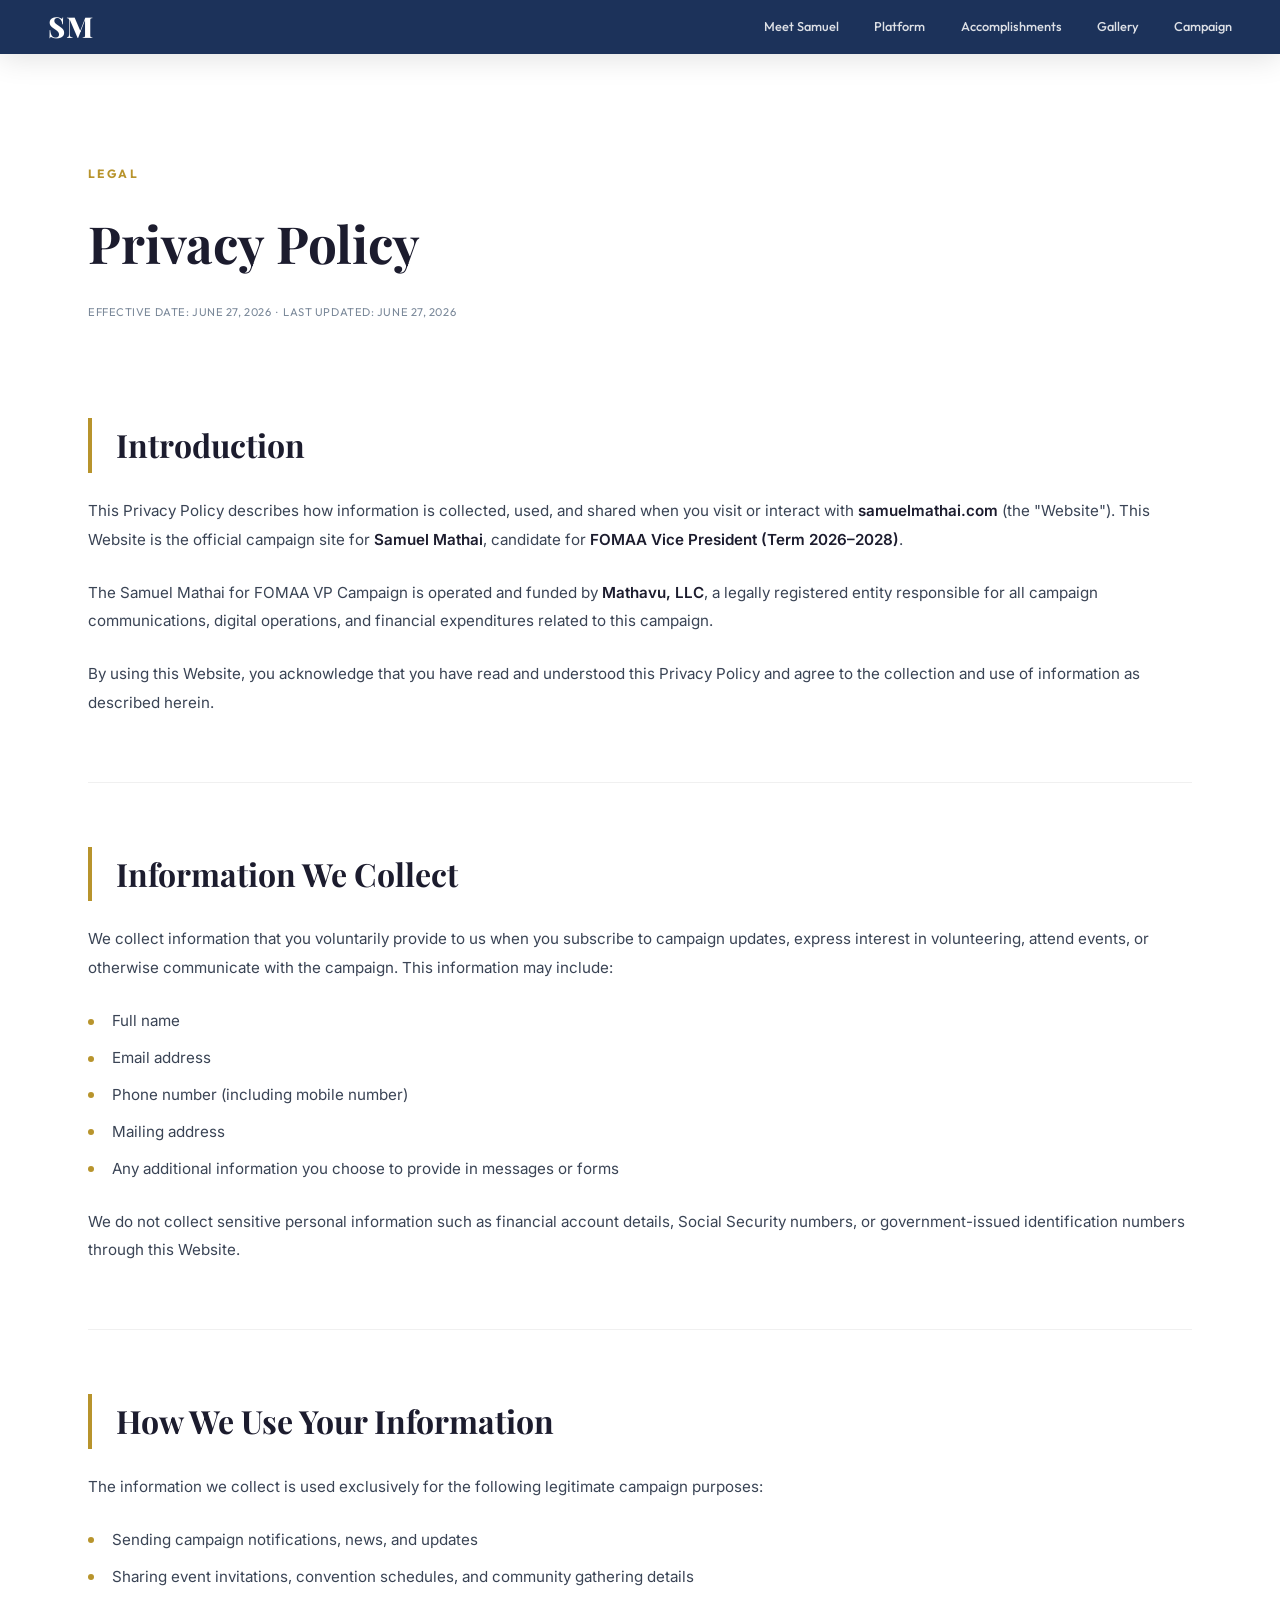
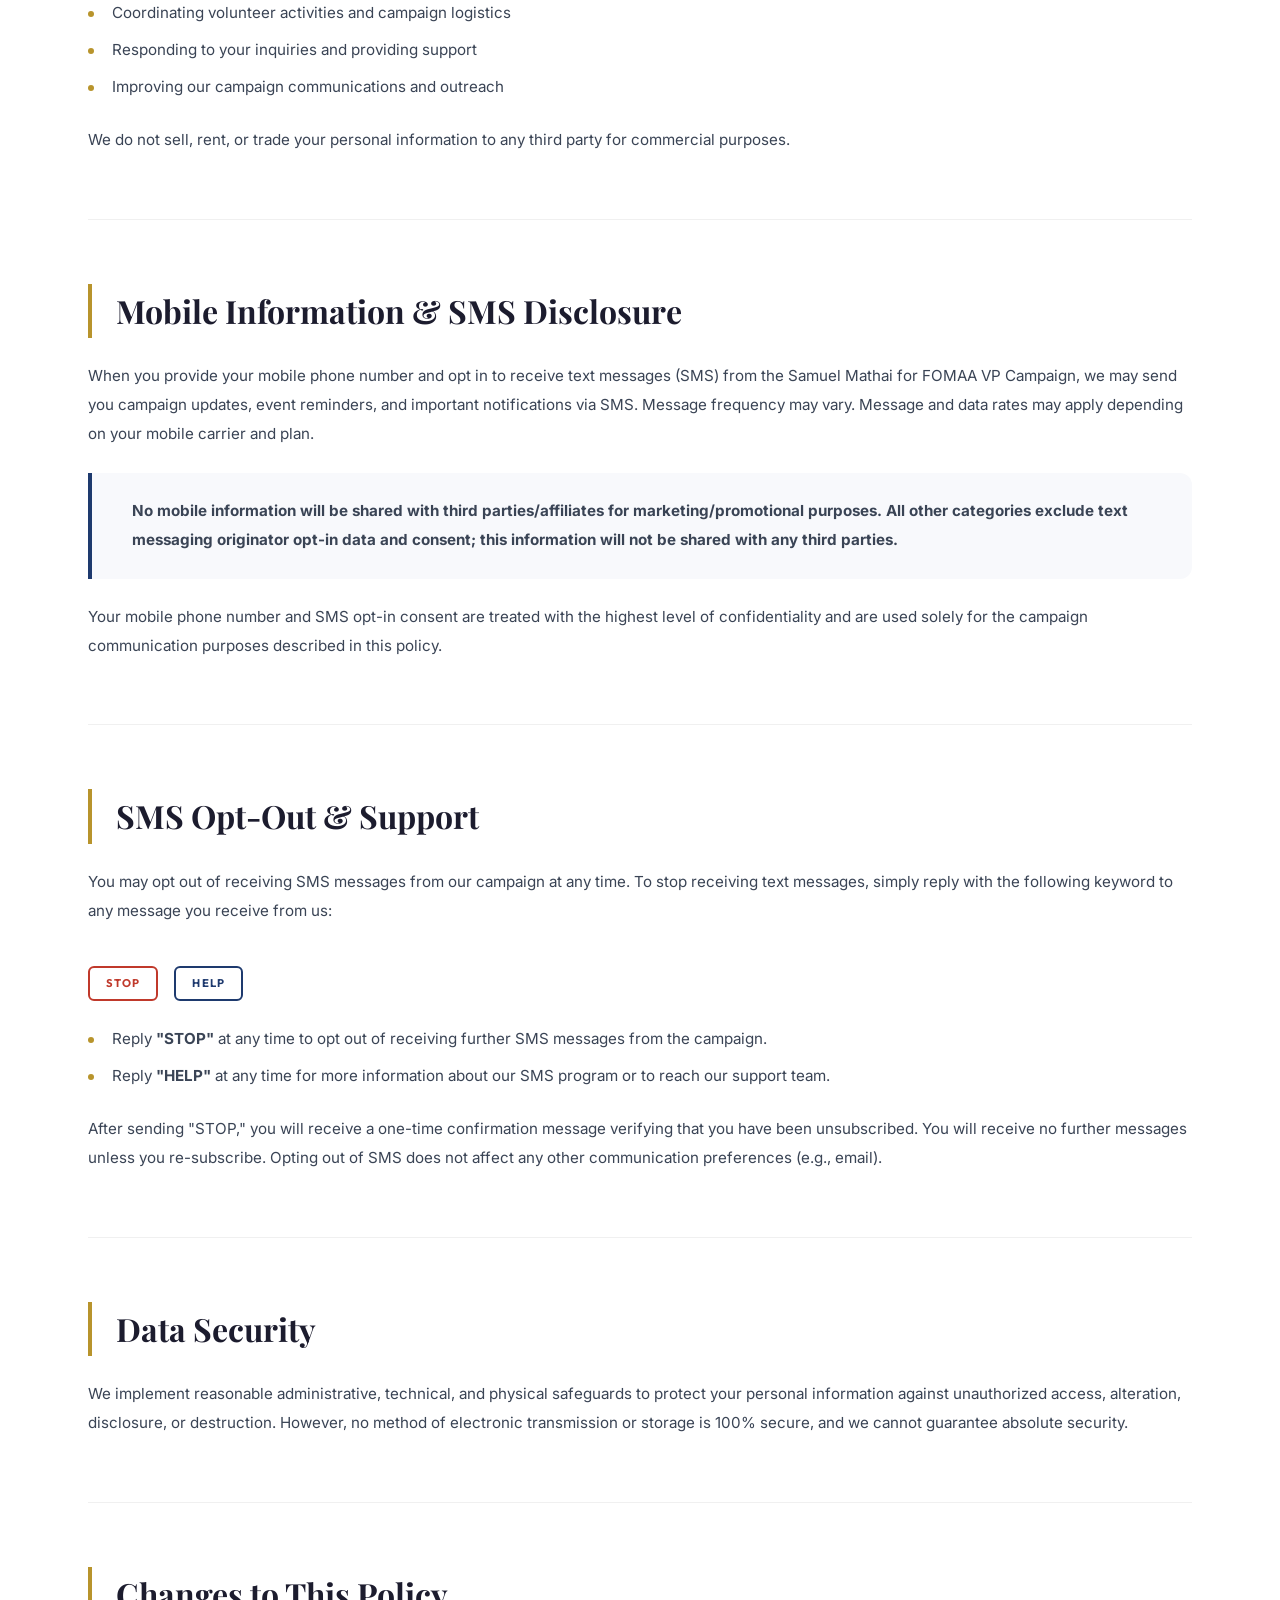
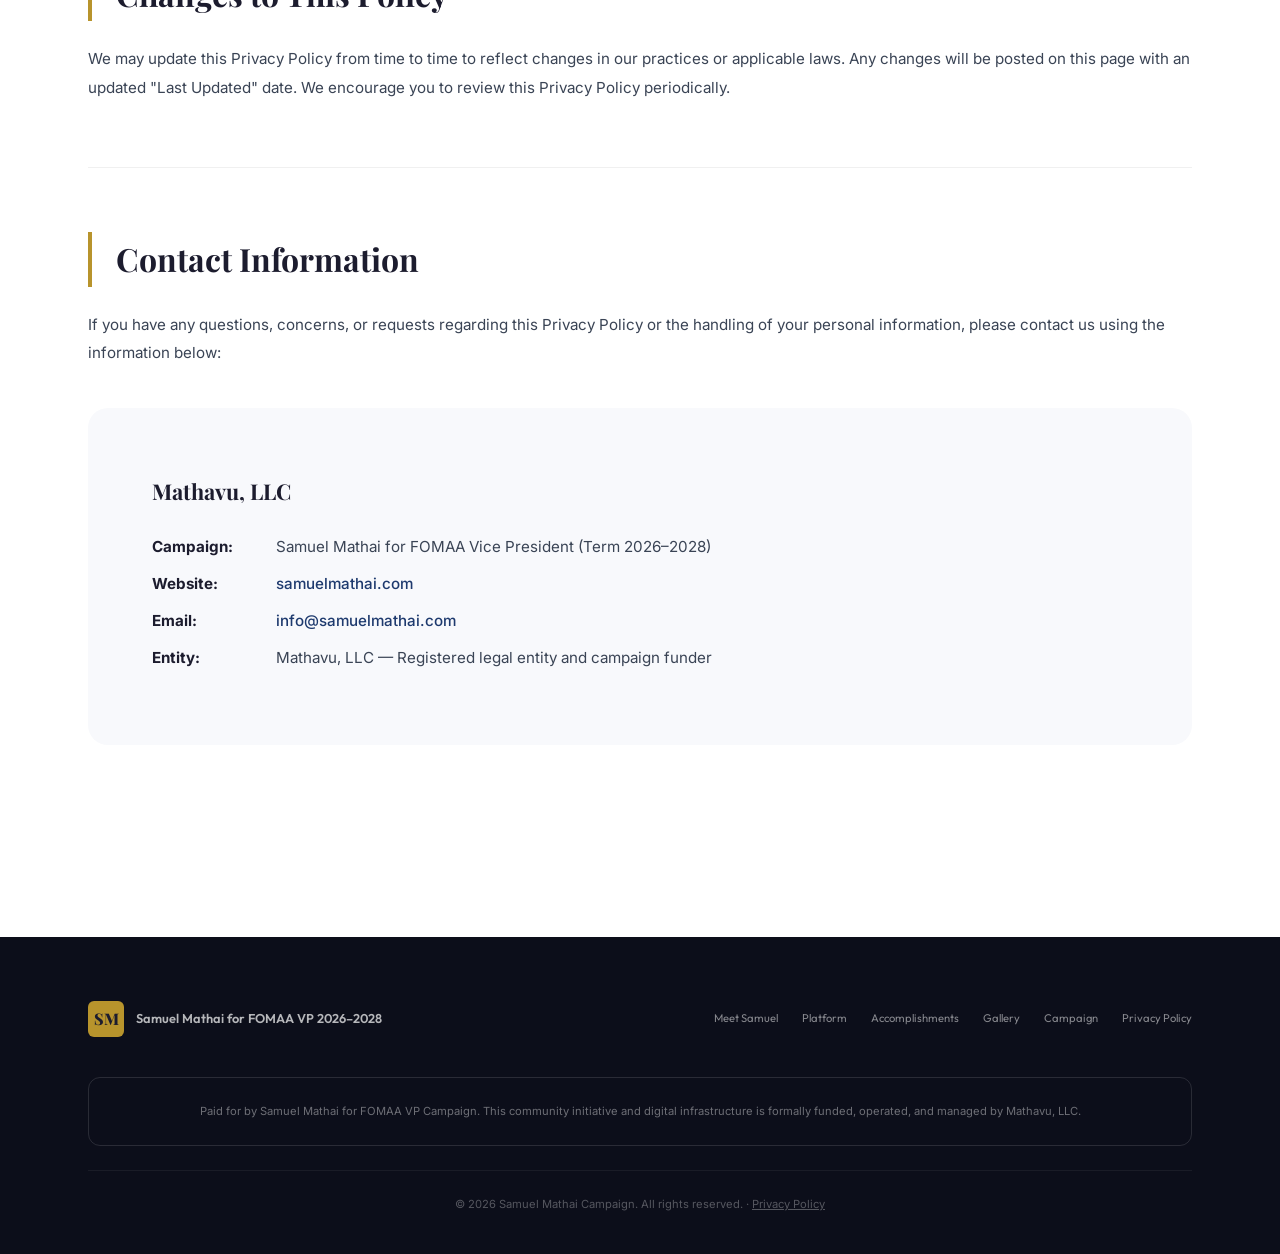
<file: privacy.html>
<!DOCTYPE html>
<html lang="en">

<head>
  <meta charset="UTF-8">
  <meta name="viewport" content="width=device-width, initial-scale=1.0">
  <title>Privacy Policy — Samuel Mathai for FOMAA Vice President 2026–2028</title>
  <meta name="description"
    content="Privacy Policy for the Samuel Mathai for FOMAA Vice President Campaign, operated and funded by Mathavu, LLC.">
  <meta property="og:title" content="Privacy Policy — Samuel Mathai Campaign">
  <meta property="og:type" content="website">
  <link rel="stylesheet" href="index.css">
  <link rel="stylesheet" href="gallery.css">
  <link rel="preconnect" href="https://fonts.googleapis.com">
  <link rel="preconnect" href="https://fonts.gstatic.com" crossorigin>
  <style>
    .policy {
      padding: 10rem 0 4rem;
      min-height: 100vh;
    }

    .policy__header {
      margin-bottom: var(--sp-2xl);
    }

    .policy__title {
      font-family: var(--ff-heading);
      font-size: var(--fs-h1);
      font-weight: 700;
      color: var(--clr-charcoal);
      margin-bottom: var(--sp-sm);
    }

    .policy__effective {
      font-family: var(--ff-accent);
      font-size: var(--fs-xs);
      color: var(--clr-mid-gray);
      letter-spacing: 0.05em;
      text-transform: uppercase;
    }

    .policy__section {
      margin-bottom: var(--sp-xl);
      padding-bottom: var(--sp-xl);
      border-bottom: 1px solid rgba(0, 0, 0, 0.06);
    }

    .policy__section:last-of-type {
      border-bottom: none;
    }

    .policy__section-title {
      font-family: var(--ff-heading);
      font-size: var(--fs-h3);
      font-weight: 700;
      color: var(--clr-charcoal);
      margin-bottom: var(--sp-md);
      padding-left: var(--sp-md);
      border-left: 4px solid var(--clr-accent);
    }

    .policy__text {
      font-size: var(--fs-body);
      color: var(--clr-dark-gray);
      line-height: 1.9;
      margin-bottom: var(--sp-md);
    }

    .policy__text:last-child {
      margin-bottom: 0;
    }

    .policy__text strong {
      color: var(--clr-charcoal);
      font-weight: 600;
    }

    .policy__list {
      list-style: none;
      padding: 0;
      margin: var(--sp-sm) 0 var(--sp-md);
    }

    .policy__list li {
      font-size: var(--fs-body);
      color: var(--clr-dark-gray);
      line-height: 1.9;
      padding-left: 1.5rem;
      position: relative;
      margin-bottom: var(--sp-xs);
    }

    .policy__list li::before {
      content: '';
      position: absolute;
      left: 0;
      top: 0.75em;
      width: 6px;
      height: 6px;
      border-radius: 50%;
      background: var(--clr-accent);
    }

    .policy__highlight {
      background: var(--clr-off-white);
      border-left: 4px solid var(--clr-primary);
      padding: var(--sp-md) var(--sp-lg);
      border-radius: 0 var(--radius-md) var(--radius-md) 0;
      margin: var(--sp-md) 0;
    }

    .policy__highlight p {
      font-size: var(--fs-body);
      color: var(--clr-dark-gray);
      line-height: 1.9;
      margin: 0;
    }

    .policy__contact-block {
      background: var(--clr-off-white);
      border-radius: var(--radius-lg);
      padding: var(--sp-xl);
      margin-top: var(--sp-lg);
    }

    .policy__contact-block h3 {
      font-family: var(--ff-heading);
      font-size: var(--fs-h4);
      font-weight: 700;
      color: var(--clr-charcoal);
      margin-bottom: var(--sp-md);
    }

    .policy__contact-item {
      font-size: var(--fs-body);
      color: var(--clr-dark-gray);
      line-height: 1.9;
      margin-bottom: var(--sp-xs);
    }

    .policy__contact-item strong {
      color: var(--clr-charcoal);
      min-width: 120px;
      display: inline-block;
    }

    .policy__contact-item a {
      color: var(--clr-primary);
      text-decoration: none;
      font-weight: 500;
    }

    .policy__contact-item a:hover {
      text-decoration: underline;
    }

    .policy__sms-codes {
      display: inline-flex;
      gap: var(--sp-sm);
      margin-top: var(--sp-sm);
    }

    .policy__sms-code {
      display: inline-block;
      font-family: var(--ff-accent);
      font-size: var(--fs-xs);
      font-weight: 700;
      letter-spacing: 0.1em;
      padding: 0.4rem 1rem;
      border-radius: var(--radius-sm);
      border: 2px solid var(--clr-primary);
      color: var(--clr-primary);
    }

    .policy__sms-code--stop {
      border-color: #c0392b;
      color: #c0392b;
    }

    @media (max-width: 768px) {
      .policy {
        padding: 8rem 0 3rem;
      }

      .policy__title {
        font-size: var(--fs-h2);
      }

      .policy__contact-block {
        padding: var(--sp-lg);
      }
    }
  </style>
</head>

<body>

  <!-- NAVIGATION BAR -->
  <nav class="navbar scrolled" id="navbar" role="navigation" aria-label="Primary Navigation">
    <div class="navbar__inner">
      <a href="/" class="navbar__logo" id="nav-logo">
        <span class="navbar__logo-monogram">SM</span>
      </a>
      <div class="navbar__links" id="nav-links">
        <a href="/#meet" class="navbar__link">Meet Samuel</a>
        <a href="/#platform" class="navbar__link">Platform</a>
        <a href="/#accomplishments" class="navbar__link">Accomplishments</a>
        <a href="/gallery" class="navbar__link">Gallery</a>
        <a href="/campaign" class="navbar__link">Campaign</a>
      </div>
      <button class="navbar__toggle" id="nav-toggle" aria-label="Toggle navigation menu" aria-expanded="false">
        <span></span>
        <span></span>
        <span></span>
      </button>
    </div>
  </nav>

  <!-- PRIVACY POLICY -->
  <main class="policy">
    <div class="container">

      <div class="policy__header">
        <p class="section-label" style="color: var(--clr-accent);">Legal</p>
        <h1 class="policy__title">Privacy Policy</h1>
        <p class="policy__effective">Effective Date: June 27, 2026 &nbsp;·&nbsp; Last Updated: June 27, 2026</p>
      </div>

      <!-- 1. INTRODUCTION -->
      <div class="policy__section">
        <h2 class="policy__section-title">Introduction</h2>
        <p class="policy__text">
          This Privacy Policy describes how information is collected, used, and shared when you visit or interact with 
          <strong>samuelmathai.com</strong> (the "Website"). This Website is the official campaign site for 
          <strong>Samuel Mathai</strong>, candidate for <strong>FOMAA Vice President (Term 2026–2028)</strong>.
        </p>
        <p class="policy__text">
          The Samuel Mathai for FOMAA VP Campaign is operated and funded by <strong>Mathavu, LLC</strong>, 
          a legally registered entity responsible for all campaign communications, digital operations, and 
          financial expenditures related to this campaign.
        </p>
        <p class="policy__text">
          By using this Website, you acknowledge that you have read and understood this Privacy Policy and agree 
          to the collection and use of information as described herein.
        </p>
      </div>

      <!-- 2. INFORMATION COLLECTED -->
      <div class="policy__section">
        <h2 class="policy__section-title">Information We Collect</h2>
        <p class="policy__text">
          We collect information that you voluntarily provide to us when you subscribe to campaign updates, 
          express interest in volunteering, attend events, or otherwise communicate with the campaign. 
          This information may include:
        </p>
        <ul class="policy__list">
          <li>Full name</li>
          <li>Email address</li>
          <li>Phone number (including mobile number)</li>
          <li>Mailing address</li>
          <li>Any additional information you choose to provide in messages or forms</li>
        </ul>
        <p class="policy__text">
          We do not collect sensitive personal information such as financial account details, Social Security 
          numbers, or government-issued identification numbers through this Website.
        </p>
      </div>

      <!-- 3. HOW INFORMATION IS USED -->
      <div class="policy__section">
        <h2 class="policy__section-title">How We Use Your Information</h2>
        <p class="policy__text">
          The information we collect is used exclusively for the following legitimate campaign purposes:
        </p>
        <ul class="policy__list">
          <li>Sending campaign notifications, news, and updates</li>
          <li>Sharing event invitations, convention schedules, and community gathering details</li>
          <li>Coordinating volunteer activities and campaign logistics</li>
          <li>Responding to your inquiries and providing support</li>
          <li>Improving our campaign communications and outreach</li>
        </ul>
        <p class="policy__text">
          We do not sell, rent, or trade your personal information to any third party for commercial purposes.
        </p>
      </div>

      <!-- 4. MOBILE INFORMATION & SMS DISCLOSURE -->
      <div class="policy__section">
        <h2 class="policy__section-title">Mobile Information & SMS Disclosure</h2>
        <p class="policy__text">
          When you provide your mobile phone number and opt in to receive text messages (SMS) from the 
          Samuel Mathai for FOMAA VP Campaign, we may send you campaign updates, event reminders, and 
          important notifications via SMS. Message frequency may vary. Message and data rates may apply 
          depending on your mobile carrier and plan.
        </p>
        <div class="policy__highlight">
          <p>
            <strong>No mobile information will be shared with third parties/affiliates for marketing/promotional 
            purposes. All other categories exclude text messaging originator opt-in data and consent; this 
            information will not be shared with any third parties.</strong>
          </p>
        </div>
        <p class="policy__text">
          Your mobile phone number and SMS opt-in consent are treated with the highest level of confidentiality 
          and are used solely for the campaign communication purposes described in this policy.
        </p>
      </div>

      <!-- 5. SMS OPT-OUT -->
      <div class="policy__section">
        <h2 class="policy__section-title">SMS Opt-Out & Support</h2>
        <p class="policy__text">
          You may opt out of receiving SMS messages from our campaign at any time. To stop receiving text 
          messages, simply reply with the following keyword to any message you receive from us:
        </p>
        <div class="policy__sms-codes">
          <span class="policy__sms-code policy__sms-code--stop">STOP</span>
          <span class="policy__sms-code">HELP</span>
        </div>
        <ul class="policy__list" style="margin-top: var(--sp-md);">
          <li>Reply <strong>"STOP"</strong> at any time to opt out of receiving further SMS messages from the campaign.</li>
          <li>Reply <strong>"HELP"</strong> at any time for more information about our SMS program or to reach our support team.</li>
        </ul>
        <p class="policy__text">
          After sending "STOP," you will receive a one-time confirmation message verifying that you have been 
          unsubscribed. You will receive no further messages unless you re-subscribe. Opting out of SMS does 
          not affect any other communication preferences (e.g., email).
        </p>
      </div>

      <!-- 6. DATA SECURITY -->
      <div class="policy__section">
        <h2 class="policy__section-title">Data Security</h2>
        <p class="policy__text">
          We implement reasonable administrative, technical, and physical safeguards to protect your personal 
          information against unauthorized access, alteration, disclosure, or destruction. However, no method 
          of electronic transmission or storage is 100% secure, and we cannot guarantee absolute security.
        </p>
      </div>

      <!-- 7. CHANGES TO THIS POLICY -->
      <div class="policy__section">
        <h2 class="policy__section-title">Changes to This Policy</h2>
        <p class="policy__text">
          We may update this Privacy Policy from time to time to reflect changes in our practices or applicable 
          laws. Any changes will be posted on this page with an updated "Last Updated" date. We encourage you 
          to review this Privacy Policy periodically.
        </p>
      </div>

      <!-- 8. CONTACT INFORMATION -->
      <div class="policy__section">
        <h2 class="policy__section-title">Contact Information</h2>
        <p class="policy__text">
          If you have any questions, concerns, or requests regarding this Privacy Policy or the handling of 
          your personal information, please contact us using the information below:
        </p>

        <div class="policy__contact-block">
          <h3>Mathavu, LLC</h3>
          <p class="policy__contact-item">
            <strong>Campaign:</strong> Samuel Mathai for FOMAA Vice President (Term 2026–2028)
          </p>
          <p class="policy__contact-item">
            <strong>Website:</strong> <a href="https://samuelmathai.com">samuelmathai.com</a>
          </p>
          <p class="policy__contact-item">
            <strong>Email:</strong> <a href="mailto:info@samuelmathai.com">info@samuelmathai.com</a>
          </p>
          <p class="policy__contact-item">
            <strong>Entity:</strong> Mathavu, LLC — Registered legal entity and campaign funder
          </p>
        </div>
      </div>

    </div>
  </main>

  <!-- FOOTER -->
  <footer class="footer" id="footer">
    <div class="container">
      <div class="footer__inner">
        <div class="footer__brand">
          <div class="footer__brand-icon">SM</div>
          <p class="footer__brand-text">Samuel Mathai for FOMAA VP 2026–2028</p>
        </div>
        <div class="footer__links">
          <a href="/#meet" class="footer__link">Meet Samuel</a>
          <a href="/#platform" class="footer__link">Platform</a>
          <a href="/#accomplishments" class="footer__link">Accomplishments</a>
          <a href="/gallery" class="footer__link">Gallery</a>
          <a href="/campaign" class="footer__link">Campaign</a>
          <a href="/privacy" class="footer__link">Privacy Policy</a>
        </div>
      </div>

      <div class="footer__disclaimer" id="disclaimer">
        <p>
          Paid for by Samuel Mathai for FOMAA VP Campaign. This community initiative and digital infrastructure 
          is formally funded, operated, and managed by Mathavu, LLC.
        </p>
      </div>

      <div class="footer__bottom">
        <p>&copy; 2026 Samuel Mathai Campaign. All rights reserved. · <a href="/privacy" style="color: inherit; text-decoration: underline;">Privacy Policy</a></p>
      </div>
    </div>
  </footer>

  <script>
    // Mobile Nav Toggle
    const toggle = document.getElementById('nav-toggle');
    const navLinks = document.getElementById('nav-links');
    toggle.addEventListener('click', () => {
      navLinks.classList.toggle('open');
      toggle.classList.toggle('active');
      toggle.setAttribute('aria-expanded', navLinks.classList.contains('open'));
    });
  </script>

</body>
</html>
</file>
<file: index.css>
/* ============================================
   SAMUEL MATHAI FOR FOMAA VP — CAMPAIGN SITE
   Design System & Styles
   ============================================ */

/* --- Google Fonts Import --- */
@import url('https://fonts.googleapis.com/css2?family=Inter:wght@300;400;500;600;700;800;900&family=Playfair+Display:ital,wght@0,400;0,500;0,600;0,700;0,800;1,400;1,500&family=Outfit:wght@300;400;500;600;700;800&display=swap');

/* --- CSS Custom Properties (Design Tokens) --- */
:root {
  /* Primary Palette — Royal Blue & Gold */
  --clr-primary: #1E3A6E;
  --clr-primary-dark: #152C55;
  --clr-primary-deeper: #122548;
  --clr-primary-light: #2C5494;
  --clr-primary-muted: #E5ECF5;
  --clr-primary-glass: rgba(30, 58, 110, 0.08);

  /* Accent & Secondary */
  --clr-accent: #B8942C;
  --clr-accent-light: #E2D09E;
  --clr-accent-dark: #8B7020;

  /* Neutrals */
  --clr-white: #FFFFFF;
  --clr-off-white: #F8F9FC;
  --clr-light-gray: #E8ECF2;
  --clr-mid-gray: #7A8899;
  --clr-dark-gray: #3A4455;
  --clr-charcoal: #1C1C2E;
  --clr-black: #0C0E1A;

  /* Gradients */
  --grad-hero: linear-gradient(180deg, #FFFFFF 0%, #F4F6FA 100%);
  --grad-banner: linear-gradient(135deg, #152C55 0%, #1E3A6E 100%);
  --grad-card: linear-gradient(180deg, rgba(30, 58, 110, 0.03) 0%, rgba(30, 58, 110, 0.08) 100%);
  --grad-accent: linear-gradient(135deg, #B8942C 0%, #E2D09E 100%);
  --grad-dark: linear-gradient(180deg, #0C0E1A 0%, #1C1C2E 100%);

  /* Typography */
  --ff-heading: 'Playfair Display', 'Georgia', serif;
  --ff-body: 'Inter', -apple-system, BlinkMacSystemFont, sans-serif;
  --ff-accent: 'Outfit', 'Inter', sans-serif;

  /* Font Sizes (Fluid) */
  --fs-hero: clamp(2.8rem, 5vw + 1rem, 5.5rem);
  --fs-h1: clamp(2.2rem, 3vw + 0.8rem, 3.8rem);
  --fs-h2: clamp(1.8rem, 2.5vw + 0.6rem, 3rem);
  --fs-h3: clamp(1.4rem, 2vw + 0.4rem, 2rem);
  --fs-h4: clamp(1.1rem, 1.2vw + 0.4rem, 1.5rem);
  --fs-body: clamp(0.95rem, 0.8vw + 0.3rem, 1.125rem);
  --fs-small: clamp(0.8rem, 0.6vw + 0.3rem, 0.95rem);
  --fs-xs: clamp(0.7rem, 0.5vw + 0.2rem, 0.85rem);
  --fs-label: 0.75rem;

  /* Spacing */
  --sp-xs: 0.5rem;
  --sp-sm: 1rem;
  --sp-md: 1.5rem;
  --sp-lg: 2.5rem;
  --sp-xl: 4rem;
  --sp-2xl: 6rem;
  --sp-3xl: 8rem;

  /* Container */
  --container-max: 1200px;
  --container-wide: 1400px;
  --container-narrow: 800px;
  --container-padding: clamp(1.25rem, 4vw, 3rem);

  /* Borders & Radii */
  --radius-sm: 6px;
  --radius-md: 12px;
  --radius-lg: 20px;
  --radius-xl: 32px;
  --radius-full: 9999px;

  /* Shadows */
  --shadow-sm: 0 2px 8px rgba(12, 14, 26, 0.06);
  --shadow-md: 0 4px 20px rgba(12, 14, 26, 0.1);
  --shadow-lg: 0 8px 40px rgba(12, 14, 26, 0.12);
  --shadow-xl: 0 16px 60px rgba(12, 14, 26, 0.15);
  --shadow-glow: 0 0 30px rgba(30, 58, 110, 0.25);

  /* Transitions */
  --ease-out: cubic-bezier(0.16, 1, 0.3, 1);
  --ease-spring: cubic-bezier(0.34, 1.56, 0.64, 1);
  --duration-fast: 200ms;
  --duration-normal: 350ms;
  --duration-slow: 600ms;
}

/* --- Reset & Base --- */
*,
*::before,
*::after {
  margin: 0;
  padding: 0;
  box-sizing: border-box;
}

html {
  scroll-behavior: smooth;
  -webkit-font-smoothing: antialiased;
  -moz-osx-font-smoothing: grayscale;
  overflow-x: hidden;
}

body {
  font-family: var(--ff-body);
  font-size: var(--fs-body);
  line-height: 1.7;
  color: var(--clr-dark-gray);
  background: var(--clr-white);
  overflow-x: hidden;
}

img {
  max-width: 100%;
  height: auto;
  display: block;
}

a {
  color: inherit;
  text-decoration: none;
  transition: color var(--duration-fast) var(--ease-out);
}

button,
input,
textarea {
  font-family: inherit;
  border: none;
  outline: none;
}

ul,
ol {
  list-style: none;
}

/* --- Utility Classes --- */
.container {
  width: 100%;
  max-width: var(--container-max);
  margin: 0 auto;
  padding: 0 var(--container-padding);
}

.container--wide {
  max-width: var(--container-wide);
}

.container--narrow {
  max-width: var(--container-narrow);
}

.section-label {
  font-family: var(--ff-accent);
  font-size: var(--fs-label);
  font-weight: 700;
  letter-spacing: 0.2em;
  text-transform: uppercase;
  color: var(--clr-accent);
  margin-bottom: var(--sp-sm);
  display: inline-block;
}

.section-title {
  font-family: var(--ff-heading);
  font-size: var(--fs-h1);
  font-weight: 700;
  line-height: 1.2;
  color: var(--clr-charcoal);
  margin-bottom: var(--sp-md);
}

.section-subtitle {
  font-size: var(--fs-body);
  color: var(--clr-mid-gray);
  max-width: 600px;
  line-height: 1.8;
}

/* --- Buttons --- */
.btn {
  display: inline-flex;
  align-items: center;
  gap: 0.6rem;
  font-family: var(--ff-accent);
  font-weight: 600;
  font-size: var(--fs-small);
  letter-spacing: 0.04em;
  padding: 0.85rem 2rem;
  border-radius: var(--radius-full);
  cursor: pointer;
  transition: all var(--duration-normal) var(--ease-out);
  position: relative;
  overflow: hidden;
  text-transform: uppercase;
}

.btn::after {
  content: '';
  position: absolute;
  inset: 0;
  background: rgba(255, 255, 255, 0.15);
  transform: translateX(-100%);
  transition: transform var(--duration-normal) var(--ease-out);
}

.btn:hover::after {
  transform: translateX(0);
}

.btn--primary {
  background: var(--clr-primary);
  color: var(--clr-white);
  box-shadow: 0 4px 15px rgba(30, 58, 110, 0.35);
}

.btn--primary:hover {
  background: var(--clr-primary-dark);
  transform: translateY(-2px);
  box-shadow: 0 6px 25px rgba(30, 58, 110, 0.45);
}

.btn--accent {
  background: var(--grad-accent);
  color: var(--clr-charcoal);
  box-shadow: 0 4px 15px rgba(184, 148, 44, 0.3);
}

.btn--accent:hover {
  transform: translateY(-2px);
  box-shadow: 0 6px 25px rgba(184, 148, 44, 0.45);
}

.btn--outline {
  background: transparent;
  color: var(--clr-white);
  border: 2px solid rgba(255, 255, 255, 0.4);
}

.btn--outline:hover {
  border-color: var(--clr-white);
  background: rgba(255, 255, 255, 0.1);
  transform: translateY(-2px);
}

.btn--outline-dark {
  background: transparent;
  color: var(--clr-primary);
  border: 2px solid var(--clr-primary);
}

.btn--outline-dark:hover {
  background: var(--clr-primary);
  color: var(--clr-white);
  transform: translateY(-2px);
}

/* ============================================
   1. NAVIGATION BAR
   ============================================ */
.navbar {
  position: fixed;
  top: 0;
  left: 0;
  right: 0;
  z-index: 1000;
  padding: 0.8rem 0;
  transition: all var(--duration-normal) var(--ease-out);
  background: transparent;
}

.navbar.scrolled {
  background: rgba(21, 44, 85, 0.97);
  backdrop-filter: blur(20px);
  -webkit-backdrop-filter: blur(20px);
  box-shadow: 0 4px 30px rgba(0, 0, 0, 0.12);
  padding: 0.5rem 0;
}

.navbar__inner {
  display: flex;
  align-items: center;
  justify-content: space-between;
  max-width: var(--container-wide);
  margin: 0 auto;
  padding: 0 var(--container-padding);
}

.navbar__logo {
  display: flex;
  align-items: center;
}

.navbar__logo-monogram {
  font-family: var(--ff-heading);
  font-weight: 800;
  font-size: 1.8rem;
  color: var(--clr-primary);
  letter-spacing: 0.05em;
  line-height: 1;
  transition: opacity var(--duration-fast) var(--ease-out);
}

.navbar__logo-monogram:hover {
  opacity: 0.85;
}

/* Scrolled state: switch to white text on blue background */
.navbar.scrolled .navbar__logo-monogram {
  color: var(--clr-white);
}

.navbar.scrolled .navbar__link {
  color: rgba(255, 255, 255, 0.85);
}

.navbar.scrolled .navbar__link:hover {
  color: var(--clr-white);
}

.navbar.scrolled .navbar__toggle span {
  background: var(--clr-white);
}

.navbar__links {
  display: flex;
  align-items: center;
  gap: 2.2rem;
}

.navbar__link {
  font-family: var(--ff-accent);
  font-size: var(--fs-small);
  font-weight: 500;
  color: var(--clr-dark-gray);
  text-decoration: none;
  position: relative;
  padding: 0.5rem 0;
  transition: color var(--duration-fast) var(--ease-out);
}

.navbar__link::after {
  content: '';
  position: absolute;
  bottom: 0;
  left: 0;
  width: 0;
  height: 2px;
  background: var(--clr-accent);
  transition: width var(--duration-normal) var(--ease-out);
}

.navbar__link:hover {
  color: var(--clr-primary);
}

.navbar__link:hover::after {
  width: 100%;
}

.navbar__cta {
  background: var(--clr-accent);
  color: var(--clr-charcoal) !important;
  padding: 0.6rem 1.5rem;
  border-radius: var(--radius-full);
  font-weight: 700;
  font-size: var(--fs-xs);
  letter-spacing: 0.08em;
  text-transform: uppercase;
  transition: all var(--duration-normal) var(--ease-out);
}

.navbar__cta:hover {
  background: var(--clr-accent-light);
  transform: translateY(-2px);
  box-shadow: 0 4px 15px rgba(200, 168, 78, 0.4);
}

.navbar__cta::after {
  display: none;
}

/* Mobile Menu Toggle */
.navbar__toggle {
  display: none;
  flex-direction: column;
  gap: 5px;
  cursor: pointer;
  padding: 0.5rem;
  background: none;
}

.navbar__toggle span {
  width: 24px;
  height: 2px;
  background: var(--clr-charcoal);
  border-radius: 2px;
  transition: all var(--duration-normal) var(--ease-out);
}

.navbar__toggle.active span:nth-child(1) {
  transform: rotate(45deg) translate(5px, 5px);
}

.navbar__toggle.active span:nth-child(2) {
  opacity: 0;
}

.navbar__toggle.active span:nth-child(3) {
  transform: rotate(-45deg) translate(5px, -5px);
}

/* ============================================
   2. HERO SECTION
   ============================================ */
.hero {
  position: relative;
  min-height: 100vh;
  display: flex;
  align-items: center;
  background: var(--clr-white);
  overflow: hidden;
  padding-top: 80px;
}

.hero__bg-pattern {
  position: absolute;
  inset: 0;
  background-image:
    radial-gradient(ellipse 600px 400px at 80% 50%, rgba(30, 58, 110, 0.04) 0%, transparent 70%),
    radial-gradient(circle at 20% 80%, rgba(184, 148, 44, 0.03) 0%, transparent 50%);
  pointer-events: none;
}

.hero__bg-lines {
  position: absolute;
  inset: 0;
  overflow: hidden;
  pointer-events: none;
}

.hero__bg-lines::before,
.hero__bg-lines::after {
  content: '';
  position: absolute;
  width: 1px;
  height: 100%;
  background: linear-gradient(to bottom, transparent, rgba(30, 58, 110, 0.06), transparent);
}

.hero__bg-lines::before {
  left: 25%;
}

.hero__bg-lines::after {
  left: 75%;
}

.hero__content {
  position: relative;
  z-index: 2;
  display: grid;
  grid-template-columns: 1fr 1fr;
  gap: var(--sp-xl);
  align-items: center;
  max-width: var(--container-wide);
  margin: 0 auto;
  padding: 0 var(--container-padding);
}

.hero__text {
  max-width: 650px;
}

.hero__slogan {
  font-family: var(--ff-heading);
  font-size: clamp(1.4rem, 2.5vw + 0.5rem, 2.2rem);
  font-weight: 800;
  letter-spacing: 0.08em;
  text-transform: uppercase;
  background: linear-gradient(135deg, red 0%, blue 100%);
  -webkit-background-clip: text;
  -webkit-text-fill-color: transparent;
  background-clip: text;
  margin-bottom: var(--sp-md);
}

.hero__name {
  font-family: var(--ff-heading);
  font-size: var(--fs-hero);
  font-weight: 700;
  color: var(--clr-charcoal);
  line-height: 1.05;
  margin-bottom: var(--sp-md);
  letter-spacing: -0.02em;
}

.hero__name em {
  font-style: italic;
  color: var(--clr-primary);
}

.hero__subtitle {
  font-family: var(--ff-accent);
  font-size: var(--fs-h4);
  font-weight: 400;
  color: var(--clr-mid-gray);
  margin-bottom: var(--sp-sm);
  line-height: 1.5;
}

.hero__subtitle strong {
  color: var(--clr-charcoal);
  font-weight: 600;
}

.hero__tagline {
  font-family: var(--ff-body);
  font-size: var(--fs-small);
  color: var(--clr-mid-gray);
  margin-bottom: var(--sp-lg);
  line-height: 1.8;
  max-width: 480px;
}

.hero__ctas {
  display: flex;
  gap: var(--sp-sm);
  flex-wrap: wrap;
}

.hero__image {
  display: flex;
  justify-content: flex-end;
  align-items: center;
  position: relative;
}

.hero__image-wrapper {
  position: relative;
  width: 100%;
  max-width: 500px;
}

.hero__image-wrapper img {
  width: 100%;
  height: 600px;
  object-fit: cover;
  border-radius: var(--radius-lg);
  box-shadow: var(--shadow-xl);
  position: relative;
  z-index: 2;
}

.hero__image-wrapper::before {
  content: '';
  position: absolute;
  top: -12px;
  right: -12px;
  width: 100%;
  height: 100%;
  border: 2px solid var(--clr-accent);
  border-radius: var(--radius-lg);
  opacity: 0.4;
  z-index: 1;
}

.hero__image-badge {
  position: absolute;
  bottom: -20px;
  left: -20px;
  background: var(--clr-accent);
  color: var(--clr-charcoal);
  padding: 1rem 1.5rem;
  border-radius: var(--radius-md);
  font-family: var(--ff-accent);
  font-weight: 700;
  font-size: var(--fs-small);
  box-shadow: var(--shadow-lg);
  z-index: 3;
  line-height: 1.3;
}

.hero__image-badge span {
  display: block;
  font-size: 1.5rem;
  font-weight: 800;
}

/* Hero bottom divider */
.hero__divider {
  position: absolute;
  bottom: 0;
  left: 0;
  right: 0;
  height: 60px;
  overflow: hidden;
}

.hero__divider svg {
  position: absolute;
  bottom: 0;
  width: 100%;
  height: 60px;
}

/* ============================================
   3. CORE LEGACY BANNER
   ============================================ */
.legacy {
  background: var(--grad-banner);
  padding: var(--sp-2xl) 0;
  position: relative;
  overflow: hidden;
}

.legacy::before {
  content: '';
  position: absolute;
  top: -50%;
  right: -20%;
  width: 500px;
  height: 500px;
  border-radius: 50%;
  background: rgba(200, 168, 78, 0.06);
  pointer-events: none;
}

.legacy__inner {
  text-align: center;
  position: relative;
  z-index: 2;
}

.legacy__eyebrow {
  font-family: var(--ff-accent);
  font-size: var(--fs-label);
  font-weight: 700;
  letter-spacing: 0.25em;
  text-transform: uppercase;
  color: var(--clr-accent);
  margin-bottom: var(--sp-sm);
}

.legacy__title {
  font-family: var(--ff-heading);
  font-size: var(--fs-h1);
  color: var(--clr-white);
  margin-bottom: var(--sp-md);
  line-height: 1.2;
}

.legacy__title em {
  font-style: italic;
  color: var(--clr-accent-light);
}

.legacy__description {
  font-size: var(--fs-body);
  color: rgba(255, 255, 255, 0.75);
  max-width: 750px;
  margin: 0 auto var(--sp-xl);
  line-height: 1.8;
}

.legacy__grid {
  display: grid;
  grid-template-columns: repeat(3, 1fr);
  gap: var(--sp-md);
  max-width: 1000px;
  margin: 0 auto;
}

.legacy__item {
  background: rgba(255, 255, 255, 0.06);
  border: 1px solid rgba(255, 255, 255, 0.1);
  border-radius: var(--radius-md);
  padding: var(--sp-lg);
  text-align: center;
  transition: all var(--duration-normal) var(--ease-out);
  backdrop-filter: blur(8px);
}

.legacy__item:hover {
  background: rgba(255, 255, 255, 0.1);
  transform: translateY(-4px);
  box-shadow: 0 8px 30px rgba(0, 0, 0, 0.2);
}

.legacy__item-icon {
  width: 56px;
  height: 56px;
  margin: 0 auto var(--sp-sm);
  background: var(--clr-accent);
  border-radius: var(--radius-md);
  display: flex;
  align-items: center;
  justify-content: center;
  font-size: 1.5rem;
}

.legacy__item-title {
  font-family: var(--ff-accent);
  font-size: var(--fs-h4);
  font-weight: 700;
  color: var(--clr-white);
  margin-bottom: var(--sp-xs);
}

.legacy__item-text {
  font-size: var(--fs-small);
  color: rgba(255, 255, 255, 0.65);
  line-height: 1.7;
}

/* ============================================
   4. BUSINESS & PROFESSIONAL ACCOMPLISHMENTS
   ============================================ */
.accomplishments {
  padding: var(--sp-3xl) 0;
  background: var(--clr-off-white);
}

.accomplishments__header {
  text-align: center;
  margin-bottom: var(--sp-2xl);
}

.accomplishments__grid {
  display: grid;
  grid-template-columns: repeat(3, 1fr);
  gap: var(--sp-lg);
}

.accomplishment-card {
  background: var(--clr-white);
  border-radius: var(--radius-lg);
  padding: var(--sp-xl);
  position: relative;
  overflow: hidden;
  transition: all var(--duration-normal) var(--ease-out);
  border: 1px solid var(--clr-light-gray);
}

.accomplishment-card::before {
  content: '';
  position: absolute;
  top: 0;
  left: 0;
  right: 0;
  height: 4px;
  background: var(--grad-accent);
  transform: scaleX(0);
  transition: transform var(--duration-normal) var(--ease-out);
  transform-origin: left;
}

.accomplishment-card:hover::before {
  transform: scaleX(1);
}

.accomplishment-card:hover {
  transform: translateY(-6px);
  box-shadow: var(--shadow-lg);
  border-color: transparent;
}

.accomplishment-card__icon {
  width: 64px;
  height: 64px;
  border-radius: var(--radius-md);
  background: var(--clr-primary-muted);
  color: var(--clr-primary);
  display: flex;
  align-items: center;
  justify-content: center;
  font-size: 1.8rem;
  margin-bottom: var(--sp-md);
  transition: all var(--duration-normal) var(--ease-out);
}

.accomplishment-card:hover .accomplishment-card__icon {
  background: var(--clr-primary);
  color: var(--clr-white);
  transform: scale(1.05);
}

.accomplishment-card__years {
  font-family: var(--ff-accent);
  font-size: var(--fs-label);
  font-weight: 700;
  letter-spacing: 0.15em;
  text-transform: uppercase;
  color: var(--clr-accent-dark);
  margin-bottom: var(--sp-xs);
}

.accomplishment-card__title {
  font-family: var(--ff-heading);
  font-size: var(--fs-h3);
  font-weight: 700;
  color: var(--clr-charcoal);
  margin-bottom: var(--sp-sm);
  line-height: 1.3;
}

.accomplishment-card__desc {
  font-size: var(--fs-small);
  color: var(--clr-mid-gray);
  line-height: 1.8;
}

/* ============================================
   5. MEET THE CANDIDATE
   ============================================ */
.meet {
  padding: var(--sp-3xl) 0;
  background: var(--clr-white);
}

.meet__inner {
  display: grid;
  grid-template-columns: 5fr 7fr;
  gap: var(--sp-2xl);
  align-items: start;
}

.meet__image-col {
  position: relative;
}

.meet__photo-wrapper {
  position: relative;
}

.meet__photo {
  width: 100%;
  border-radius: var(--radius-lg);
  box-shadow: var(--shadow-lg);
}

.meet__highlight-card {
  position: absolute;
  bottom: -24px;
  right: -24px;
  background: var(--clr-primary);
  color: var(--clr-white);
  padding: 1.25rem 1.5rem;
  border-radius: var(--radius-md);
  max-width: 260px;
  box-shadow: var(--shadow-lg);
  z-index: 2;
}

.meet__highlight-card p {
  font-size: var(--fs-xs);
  line-height: 1.6;
  opacity: 0.9;
}

.meet__highlight-card strong {
  display: block;
  margin-bottom: 0.25rem;
  font-family: var(--ff-accent);
  font-size: var(--fs-small);
  color: var(--clr-accent-light);
}

/* Photo Collage Gallery */
.meet__gallery {
  position: relative;
  height: 420px;
  margin-top: var(--sp-2xl);
}

.meet__gallery-item {
  position: absolute;
  border-radius: var(--radius-md);
  overflow: hidden;
  box-shadow: var(--shadow-lg);
  transition: all var(--duration-normal) var(--ease-out);
  border: 4px solid var(--clr-white);
}

.meet__gallery-item img {
  width: 100%;
  height: 100%;
  object-fit: cover;
  display: block;
}

.meet__gallery-item:hover {
  z-index: 10;
  transform: scale(1.04) rotate(0deg) !important;
  box-shadow: var(--shadow-xl);
}

.meet__gallery-item--1 {
  width: 55%;
  height: 340px;
  top: 0;
  left: 0;
  transform: rotate(-2deg);
  z-index: 2;
}

.meet__gallery-item--2 {
  width: 50%;
  height: 300px;
  top: 30px;
  right: 0;
  left: auto;
  transform: rotate(2.5deg);
  z-index: 3;
}

.meet__gallery-item--3 {
  width: 58.5%;
  height: 216px;
  bottom: -20px;
  left: 50%;
  transform: translateX(-50%) rotate(-1deg);
  z-index: 4;
}

.meet__gallery-item--3:hover {
  transform: translateX(-50%) scale(1.04) rotate(0deg) !important;
  z-index: 10;
  box-shadow: var(--shadow-xl);
}

.meet__content {
  padding-top: var(--sp-sm);
}

.meet__timeline {
  margin-top: var(--sp-lg);
  position: relative;
  padding-left: 2rem;
}

.meet__timeline::before {
  content: '';
  position: absolute;
  left: 0;
  top: 0;
  bottom: 0;
  width: 2px;
  background: linear-gradient(to bottom, var(--clr-primary), var(--clr-accent));
  border-radius: 2px;
}

.meet__timeline-item {
  position: relative;
  padding: var(--sp-sm) 0 var(--sp-md);
}

.meet__timeline-item::before {
  content: '';
  position: absolute;
  left: -2rem;
  top: 1.25rem;
  width: 12px;
  height: 12px;
  border-radius: 50%;
  background: var(--clr-primary);
  border: 3px solid var(--clr-primary-muted);
  transform: translateX(-5px);
}

.meet__timeline-year {
  font-family: var(--ff-accent);
  font-size: var(--fs-label);
  font-weight: 700;
  letter-spacing: 0.15em;
  text-transform: uppercase;
  color: var(--clr-accent-dark);
  margin-bottom: 0.25rem;
}

.meet__timeline-title {
  font-family: var(--ff-accent);
  font-size: var(--fs-h4);
  font-weight: 600;
  color: var(--clr-charcoal);
  margin-bottom: 0.25rem;
}

.meet__timeline-desc {
  font-size: var(--fs-small);
  color: var(--clr-mid-gray);
  line-height: 1.7;
}

/* ============================================
   6. PLATFORM & VISION
   ============================================ */
.platform {
  padding: var(--sp-3xl) 0;
  background: var(--clr-off-white);
  position: relative;
}

.platform__header {
  text-align: center;
  margin-bottom: var(--sp-2xl);
}

.platform__list {
  max-width: 900px;
  margin: 0 auto;
}

.platform-item {
  display: flex;
  align-items: flex-start;
  gap: var(--sp-lg);
  padding: var(--sp-lg) 0;
  border-bottom: 1px solid var(--clr-light-gray);
  transition: all var(--duration-normal) var(--ease-out);
  cursor: default;
}

.platform-item:first-child {
  border-top: 1px solid var(--clr-light-gray);
}

.platform-item:hover {
  padding-left: var(--sp-sm);
}

.platform-item__number {
  font-family: var(--ff-heading);
  font-size: clamp(2.5rem, 4vw, 3.5rem);
  font-weight: 700;
  color: var(--clr-light-gray);
  line-height: 1;
  flex-shrink: 0;
  min-width: 70px;
  transition: color var(--duration-normal) var(--ease-out);
  position: relative;
}

.platform-item:hover .platform-item__number {
  color: var(--clr-primary);
}

.platform-item__content {
  padding-left: var(--sp-md);
  border-left: 2px solid var(--clr-light-gray);
  transition: border-color var(--duration-normal) var(--ease-out);
}

.platform-item:hover .platform-item__content {
  border-left-color: var(--clr-primary);
}

.platform-item__title {
  font-family: var(--ff-accent);
  font-size: var(--fs-h4);
  font-weight: 700;
  color: var(--clr-charcoal);
  margin-bottom: var(--sp-xs);
  line-height: 1.4;
  transition: color var(--duration-normal) var(--ease-out);
}

.platform-item:hover .platform-item__title {
  color: var(--clr-primary);
}

.platform-item__desc {
  font-size: var(--fs-small);
  color: var(--clr-mid-gray);
  line-height: 1.8;
  max-width: 600px;
}

/* ============================================
   7. OTHER EXPERIENCE & CREDENTIALS
   ============================================ */
.credentials {
  padding: var(--sp-3xl) 0;
  background: var(--clr-white);
}

.credentials__header {
  text-align: center;
  margin-bottom: var(--sp-2xl);
}

.credentials__pillars {
  display: grid;
  grid-template-columns: repeat(3, 1fr);
  gap: var(--sp-lg);
  margin-bottom: var(--sp-2xl);
}

.credentials__pillar {
  padding: var(--sp-md) 0;
  position: relative;
}

.credentials__pillar-accent {
  width: 40px;
  height: 3px;
  background: var(--clr-primary);
  margin-bottom: var(--sp-md);
  border-radius: 2px;
  transition: width var(--duration-normal) var(--ease-out);
}

.credentials__pillar:hover .credentials__pillar-accent {
  width: 60px;
}

.credentials__pillar-label {
  font-family: var(--ff-accent);
  font-size: var(--fs-label);
  font-weight: 700;
  letter-spacing: 0.2em;
  text-transform: uppercase;
  color: var(--clr-accent-dark);
  margin-bottom: var(--sp-xs);
}

.credentials__pillar-title {
  font-family: var(--ff-heading);
  font-size: var(--fs-h3);
  font-weight: 700;
  color: var(--clr-charcoal);
  margin-bottom: var(--sp-sm);
  line-height: 1.3;
}

.credentials__pillar-desc {
  font-size: var(--fs-small);
  color: var(--clr-mid-gray);
  line-height: 1.8;
}

.credentials__pillar-desc strong {
  color: var(--clr-dark-gray);
  font-weight: 600;
}

/* Photo Strip */
.photo-strip {
  margin-top: var(--sp-2xl);
  margin-left: calc(-50vw + 50%);
  margin-right: calc(-50vw + 50%);
  width: 100vw;
  overflow-x: clip;
  overflow-y: visible;
  position: relative;
  padding: var(--sp-md) 0;
}

.photo-strip__track {
  display: flex;
  gap: var(--sp-md);
  animation: stripScroll 60s linear infinite;
  width: max-content;
}

.photo-strip__track:hover {
  animation-play-state: paused;
}

@keyframes stripScroll {
  0% {
    transform: translateX(0);
  }

  100% {
    transform: translateX(-50%);
  }
}

.photo-strip__item {
  flex-shrink: 0;
  width: 360px;
  height: 260px;
  border-radius: var(--radius-md);
  overflow: hidden;
  box-shadow: var(--shadow-md);
  border: 3px solid var(--clr-white);
  transition: all var(--duration-normal) var(--ease-out);
  cursor: pointer;
}

.photo-strip__item:hover {
  transform: scale(1.05);
  box-shadow: var(--shadow-xl);
  z-index: 2;
}

.photo-strip__item img {
  width: 100%;
  height: 100%;
  object-fit: cover;
  display: block;
}

.photo-strip__cta {
  text-align: center;
  margin-top: var(--sp-lg);
}

.photo-strip__link {
  display: inline-flex;
  align-items: center;
  gap: 0.5rem;
  font-family: var(--ff-accent);
  font-size: var(--fs-small);
  font-weight: 700;
  color: var(--clr-primary);
  letter-spacing: 0.04em;
  text-transform: uppercase;
  transition: all var(--duration-fast) var(--ease-out);
}

.photo-strip__link:hover {
  color: var(--clr-accent-dark);
  gap: 0.75rem;
}

.photo-strip__link svg {
  transition: transform var(--duration-fast) var(--ease-out);
}

.photo-strip__link:hover svg {
  transform: translateX(4px);
}

/* Inaugural Credentials Banner */
.credentials__inauguration {
  margin-top: var(--sp-lg);
}

.credentials__inauguration-inner {
  background: var(--grad-banner);
  border-radius: var(--radius-lg);
  padding: var(--sp-xl) var(--sp-xl);
  position: relative;
  overflow: hidden;
}

.credentials__inauguration-inner::before {
  content: '';
  position: absolute;
  top: -40%;
  right: -10%;
  width: 400px;
  height: 400px;
  border-radius: 50%;
  background: rgba(200, 168, 78, 0.06);
  pointer-events: none;
}

.credentials__inauguration-header {
  margin-bottom: var(--sp-lg);
  position: relative;
  z-index: 2;
}

.credentials__inauguration-title {
  font-family: var(--ff-heading);
  font-size: var(--fs-h2);
  font-weight: 700;
  color: var(--clr-white);
  margin-bottom: var(--sp-sm);
  line-height: 1.3;
}

.credentials__inauguration-subtitle {
  font-size: var(--fs-body);
  color: rgba(255, 255, 255, 0.7);
  max-width: 700px;
  line-height: 1.8;
}

.credentials__inauguration-subtitle strong {
  color: var(--clr-accent-light);
  font-weight: 600;
}

.credentials__figures {
  display: grid;
  grid-template-columns: repeat(4, 1fr);
  gap: var(--sp-md);
  position: relative;
  z-index: 2;
}

.credentials__figure {
  padding: var(--sp-md);
  background: rgba(255, 255, 255, 0.06);
  border: 1px solid rgba(255, 255, 255, 0.1);
  border-radius: var(--radius-md);
  transition: all var(--duration-normal) var(--ease-out);
}

.credentials__figure:hover {
  background: rgba(255, 255, 255, 0.1);
  transform: translateY(-2px);
}

.credentials__figure-name {
  font-family: var(--ff-heading);
  font-size: var(--fs-h4);
  font-weight: 700;
  color: var(--clr-white);
  margin-bottom: 0.25rem;
  line-height: 1.3;
}

.credentials__figure-role {
  font-size: var(--fs-xs);
  color: rgba(255, 255, 255, 0.55);
  line-height: 1.6;
}

/* ============================================
   8. ACTION / FOOTER
   ============================================ */
.action {
  padding: var(--sp-3xl) 0 var(--sp-2xl);
  background: var(--grad-banner);
  position: relative;
  overflow: hidden;
}

.action::before {
  content: '';
  position: absolute;
  top: -30%;
  left: -10%;
  width: 600px;
  height: 600px;
  border-radius: 50%;
  background: rgba(184, 148, 44, 0.04);
  pointer-events: none;
}

.action__inner {
  text-align: center;
  position: relative;
  z-index: 2;
}

.action__title {
  font-family: var(--ff-heading);
  font-size: var(--fs-h1);
  color: var(--clr-white);
  margin-bottom: var(--sp-sm);
}

.action__subtitle {
  font-size: var(--fs-body);
  color: rgba(255, 255, 255, 0.7);
  margin-bottom: var(--sp-xl);
  max-width: 500px;
  margin-left: auto;
  margin-right: auto;
}

.action__form {
  display: flex;
  gap: var(--sp-sm);
  max-width: 520px;
  margin: 0 auto var(--sp-2xl);
  flex-wrap: wrap;
  justify-content: center;
}

.action__input {
  flex: 1;
  min-width: 240px;
  padding: 1rem 1.5rem;
  border-radius: var(--radius-full);
  background: rgba(255, 255, 255, 0.12);
  border: 1px solid rgba(255, 255, 255, 0.2);
  color: var(--clr-white);
  font-size: var(--fs-small);
  font-family: var(--ff-accent);
  transition: all var(--duration-normal) var(--ease-out);
}

.action__input::placeholder {
  color: rgba(255, 255, 255, 0.5);
  text-transform: none;
}

.action__input:focus {
  background: rgba(255, 255, 255, 0.18);
  border-color: var(--clr-accent);
  box-shadow: 0 0 0 3px rgba(184, 148, 44, 0.2);
}

.action__submit {
  padding: 1rem 2rem;
  border-radius: var(--radius-full);
  background: var(--clr-accent);
  color: var(--clr-charcoal);
  font-family: var(--ff-accent);
  font-weight: 700;
  font-size: var(--fs-small);
  letter-spacing: 0.06em;
  text-transform: uppercase;
  cursor: pointer;
  transition: all var(--duration-normal) var(--ease-out);
}

.action__submit:hover {
  background: var(--clr-accent-light);
  transform: translateY(-2px);
  box-shadow: 0 4px 15px rgba(184, 148, 44, 0.4);
}

.action__checkbox-label {
  display: flex;
  align-items: flex-start;
  gap: 0.65rem;
  max-width: 520px;
  margin: 0 auto;
  cursor: pointer;
  width: 100%;
  text-align: left;
}

.action__checkbox {
  flex-shrink: 0;
  width: 18px;
  height: 18px;
  margin-top: 2px;
  accent-color: var(--clr-accent);
  cursor: pointer;
}

.action__checkbox-text {
  font-size: 0.72rem;
  color: rgba(255, 255, 255, 0.55);
  line-height: 1.55;
  font-family: var(--ff-body);
}

.action__checkbox-text a {
  color: var(--clr-accent);
  text-decoration: underline;
}

.action__checkbox-text a:hover {
  color: var(--clr-accent-light);
}

/* Footer */
.footer {
  background: var(--clr-black);
  padding: var(--sp-xl) 0 var(--sp-lg);
}

.footer__inner {
  display: flex;
  justify-content: space-between;
  align-items: center;
  flex-wrap: wrap;
  gap: var(--sp-md);
  margin-bottom: var(--sp-lg);
}

.footer__brand {
  display: flex;
  align-items: center;
  gap: 0.75rem;
}

.footer__brand-icon {
  width: 36px;
  height: 36px;
  background: var(--clr-accent);
  border-radius: var(--radius-sm);
  display: flex;
  align-items: center;
  justify-content: center;
  font-family: var(--ff-heading);
  font-weight: 800;
  font-size: 1rem;
  color: var(--clr-charcoal);
}

.footer__brand-text {
  font-family: var(--ff-accent);
  font-weight: 600;
  font-size: var(--fs-small);
  color: rgba(255, 255, 255, 0.7);
}

.footer__links {
  display: flex;
  gap: var(--sp-md);
}

.footer__link {
  font-family: var(--ff-accent);
  font-size: var(--fs-xs);
  color: rgba(255, 255, 255, 0.5);
  transition: color var(--duration-fast) var(--ease-out);
}

.footer__link:hover {
  color: var(--clr-accent);
}

/* Disclaimer */
.footer__disclaimer {
  border: 1px solid rgba(255, 255, 255, 0.12);
  border-radius: var(--radius-md);
  padding: var(--sp-md);
  text-align: center;
  margin-bottom: var(--sp-md);
}

.footer__disclaimer p {
  font-size: var(--fs-xs);
  color: rgba(255, 255, 255, 0.4);
  line-height: 1.7;
}

.footer__disclaimer strong {
  color: rgba(255, 255, 255, 0.6);
}

.footer__bottom {
  text-align: center;
  padding-top: var(--sp-md);
  border-top: 1px solid rgba(255, 255, 255, 0.06);
}

.footer__bottom p {
  font-size: var(--fs-xs);
  color: rgba(255, 255, 255, 0.3);
}

/* ============================================
   SCROLL ANIMATIONS
   ============================================ */
.reveal {
  opacity: 0;
  transform: translateY(30px);
  transition: opacity 0.8s var(--ease-out), transform 0.8s var(--ease-out);
}

.reveal.visible {
  opacity: 1;
  transform: translateY(0);
}

.reveal-delay-1 {
  transition-delay: 100ms;
}

.reveal-delay-2 {
  transition-delay: 200ms;
}

.reveal-delay-3 {
  transition-delay: 300ms;
}

.reveal-delay-4 {
  transition-delay: 400ms;
}

.reveal-delay-5 {
  transition-delay: 500ms;
}

/* ============================================
   LIGHTBOX
   ============================================ */
.lightbox {
  position: fixed;
  inset: 0;
  background: rgba(0, 0, 0, 0.9);
  z-index: 9999;
  display: flex;
  align-items: center;
  justify-content: center;
  opacity: 0;
  visibility: hidden;
  transition: all var(--duration-normal) var(--ease-out);
  backdrop-filter: blur(8px);
  -webkit-backdrop-filter: blur(8px);
  overflow: hidden;
}

.lightbox.active {
  opacity: 1;
  visibility: visible;
}

.lightbox__close {
  position: absolute;
  top: 1.5rem;
  right: 1.5rem;
  width: 48px;
  height: 48px;
  background: rgba(255, 255, 255, 0.12);
  border: 2px solid rgba(255, 255, 255, 0.3);
  border-radius: 50%;
  cursor: pointer;
  display: flex;
  align-items: center;
  justify-content: center;
  z-index: 10001;
  transition: all 0.2s ease;
}

.lightbox__close:hover {
  background: rgba(255, 255, 255, 0.25);
  border-color: rgba(255, 255, 255, 0.6);
  transform: scale(1.1);
}

.lightbox__close svg {
  width: 22px;
  height: 22px;
  stroke: #fff;
  stroke-width: 2.5;
}

.lightbox__img-wrap {
  cursor: zoom-in;
  max-width: 85vw;
  max-height: 85vh;
  overflow: hidden;
  border-radius: var(--radius-md);
  box-shadow: 0 20px 80px rgba(0, 0, 0, 0.5);
  transform: scale(0.9);
  transition: transform var(--duration-normal) var(--ease-out);
}

.lightbox.active .lightbox__img-wrap {
  transform: scale(1);
}

.lightbox__img-wrap.zoomed {
  cursor: zoom-out;
  overflow: auto;
  max-width: 95vw;
  max-height: 95vh;
}

.lightbox__img {
  display: block;
  max-width: 100%;
  max-height: 85vh;
  object-fit: contain;
  transition: transform 0.3s ease;
}

.lightbox__img-wrap.zoomed .lightbox__img {
  max-width: none;
  max-height: none;
  transform: scale(2);
  transform-origin: center center;
}

/* ============================================
   RESPONSIVE DESIGN
   ============================================ */
@media (max-width: 1024px) {
  .hero__content {
    grid-template-columns: 1fr;
    text-align: center;
  }

  .hero__text {
    max-width: 100%;
    order: 2;
  }

  .hero__slogan {
    justify-content: center;
  }

  .hero__tagline {
    margin-left: auto;
    margin-right: auto;
  }

  .hero__ctas {
    justify-content: center;
  }

  .hero__image {
    order: 1;
    justify-content: center;
  }

  .hero__image-wrapper {
    max-width: 350px;
  }

  .meet__inner {
    grid-template-columns: 1fr;
    gap: var(--sp-xl);
  }

  .meet__image-col {
    max-width: 400px;
    margin: 0 auto;
  }

  .legacy__grid {
    grid-template-columns: 1fr;
    max-width: 500px;
    margin: 0 auto;
  }

  .accomplishments__grid {
    grid-template-columns: 1fr;
    max-width: 500px;
    margin: 0 auto;
  }
}

@media (max-width: 768px) {
  .navbar__links {
    display: none;
    position: absolute;
    top: 100%;
    left: 0;
    right: 0;
    background: rgba(6, 61, 35, 0.98);
    backdrop-filter: blur(20px);
    flex-direction: column;
    padding: var(--sp-lg);
    gap: var(--sp-md);
    border-top: 1px solid rgba(255, 255, 255, 0.1);
  }

  .navbar__links.open {
    display: flex;
  }

  .navbar__toggle {
    display: flex;
  }

  .hero {
    min-height: auto;
    padding: 120px 0 80px;
  }

  .hero__image-wrapper::before {
    display: none;
  }

  .hero__image-badge {
    bottom: -12px;
    left: -8px;
    padding: 0.75rem 1rem;
    font-size: var(--fs-xs);
  }

  .platform-item {
    flex-direction: column;
    gap: var(--sp-sm);
  }

  .platform-item__number {
    min-width: auto;
  }

  .credentials__pillars {
    grid-template-columns: 1fr;
  }

  .credentials__figures {
    grid-template-columns: repeat(2, 1fr);
  }

  .meet__highlight-card {
    position: relative;
    bottom: auto;
    right: auto;
    margin-top: var(--sp-sm);
  }

  .meet__gallery {
    height: 280px;
    margin-top: var(--sp-lg);
  }

  .meet__gallery-item--1 {
    width: 55%;
    height: 220px;
  }

  .meet__gallery-item--2 {
    width: 50%;
    height: 200px;
  }

  .meet__gallery-item--3 {
    width: 100%;
    height: 140px;
  }

  .action__form {
    flex-direction: column;
    align-items: stretch;
  }

  .action__input {
    min-width: auto;
  }

  .footer__inner {
    flex-direction: column;
    text-align: center;
  }

  .footer__links {
    flex-wrap: wrap;
    justify-content: center;
  }
}

@media (max-width: 480px) {
  .hero__name {
    font-size: clamp(2.2rem, 8vw, 3.2rem);
  }

  .hero__ctas {
    flex-direction: column;
    align-items: stretch;
  }

  .btn {
    justify-content: center;
  }
}
</file>
<file: gallery.css>
/* ============================================
   GALLERY PAGE — gallery.css
   ============================================ */

/* Gallery Hero */
.gallery-hero {
  padding: 10rem 0 4rem;
  background: var(--grad-banner);
  text-align: center;
}

.gallery-hero__title {
  font-family: var(--ff-heading);
  font-size: var(--fs-hero);
  font-weight: 700;
  color: var(--clr-white);
  margin-bottom: var(--sp-md);
  line-height: 1.1;
}

.gallery-hero__subtitle {
  font-size: var(--fs-body);
  color: rgba(255, 255, 255, 0.75);
  max-width: 700px;
  margin: 0 auto;
  line-height: 1.8;
}

/* Gallery Sections */
.gallery-section {
  padding: var(--sp-3xl) 0;
}

.gallery-section--alt {
  background: var(--clr-off-white);
}

.gallery-section__header {
  max-width: 800px;
  margin-bottom: var(--sp-xl);
}

.gallery-section__title {
  font-family: var(--ff-heading);
  font-size: var(--fs-h2);
  font-weight: 700;
  color: var(--clr-charcoal);
  margin-bottom: var(--sp-md);
  line-height: 1.2;
}

.gallery-section__desc {
  font-size: var(--fs-body);
  color: var(--clr-mid-gray);
  line-height: 1.8;
}

.gallery-section__desc strong {
  color: var(--clr-dark-gray);
  font-weight: 600;
}

/* ============================================
   GALLERY GRID (gg) — Shared Base
   ============================================ */
.gg {
  display: grid;
  gap: var(--sp-sm);
}

.gg__item {
  position: relative;
  border-radius: var(--radius-md);
  overflow: hidden;
  box-shadow: var(--shadow-md);
  cursor: pointer;
  transition: all var(--duration-normal) var(--ease-out);
}

.gg__item:hover {
  transform: translateY(-4px);
  box-shadow: var(--shadow-xl);
  z-index: 2;
}

.gg__item img {
  width: 100%;
  height: 100%;
  object-fit: cover;
  display: block;
  transition: transform var(--duration-normal) var(--ease-out);
}

.gg__item:hover img {
  transform: scale(1.05);
}

/* ============================================
   LAYOUT 1: Hero + Grid (Sports — 9 images)
   1 large hero spanning left 2 cols + 2 rows,
   remaining images fill a 3-col grid
   ============================================ */
.gg--hero-grid {
  grid-template-columns: repeat(3, 1fr);
  grid-auto-rows: 220px;
}

.gg--hero-grid .gg__item--hero {
  grid-column: 1 / 3;
  grid-row: 1 / 3;
}

/* ============================================
   LAYOUT 2: 4-Column Masonry (Political — 24)
   Standard 4-col grid, selected items span 2 cols
   ============================================ */
.gg--masonry-4 {
  grid-template-columns: repeat(4, 1fr);
  grid-auto-rows: 240px;
}

.gg--masonry-4 .gg__item--wide {
  grid-column: span 2;
}

/* ============================================
   LAYOUT 3: 3-Column Editorial (Arts — 19)
   3-col grid with featured wide items at intervals
   ============================================ */
.gg--editorial {
  grid-template-columns: repeat(3, 1fr);
  grid-auto-rows: 260px;
}

.gg--editorial .gg__item--wide {
  grid-column: span 2;
}

/* ============================================
   LAYOUT 4: Charity Grid (12 images)
   4-col grid with tall (portrait) & square items
   ============================================ */
.gg--charity {
  grid-template-columns: repeat(4, 1fr);
  grid-auto-rows: 180px;
}

.gg--charity .gg__item--tall {
  grid-row: span 2;
}

.gg--charity .gg__item--sq {
  aspect-ratio: 1 / 1;
}

/* ============================================
   LAYOUT 5: Personal Grid (10 images)
   Clean individual frames — portrait & square
   ============================================ */
.gg--personal {
  grid-template-columns: repeat(4, 1fr);
  gap: var(--sp-md);
}

.gg--personal .gg__item--portrait {
  aspect-ratio: 3 / 4;
}

.gg--personal .gg__item--sq {
  aspect-ratio: 1 / 1;
}

.gg--personal .gg__item--wide {
  grid-column: span 2;
  aspect-ratio: 16 / 9;
}

/* Active nav link */
.navbar__link--active {
  color: var(--clr-accent) !important;
}

/* Back to Home CTA */
.gallery-cta {
  padding: var(--sp-3xl) 0;
  background: var(--grad-banner);
}

.gallery-cta__inner {
  text-align: center;
}

.gallery-cta__title {
  font-family: var(--ff-heading);
  font-size: var(--fs-h2);
  font-weight: 700;
  color: var(--clr-white);
  margin-bottom: var(--sp-sm);
}

.gallery-cta__subtitle {
  font-size: var(--fs-body);
  color: rgba(255, 255, 255, 0.7);
  margin-bottom: var(--sp-lg);
}

/* ============================================
   RESPONSIVE
   ============================================ */
@media (max-width: 1024px) {
  .gg--masonry-4 {
    grid-template-columns: repeat(3, 1fr);
  }

  .gg--asymmetric {
    grid-template-columns: 1.5fr 1fr;
    grid-auto-rows: 260px;
  }
}

@media (max-width: 768px) {
  .gallery-hero {
    padding: 8rem 0 3rem;
  }

  .gallery-hero__title {
    font-size: var(--fs-h1);
  }

  .gg--hero-grid {
    grid-template-columns: repeat(2, 1fr);
    grid-auto-rows: 180px;
  }

  .gg--hero-grid .gg__item--hero {
    grid-column: 1 / -1;
    grid-row: auto;
  }

  .gg--masonry-4 {
    grid-template-columns: repeat(2, 1fr);
    grid-auto-rows: 200px;
  }

  .gg--masonry-4 .gg__item--wide {
    grid-column: span 1;
  }

  .gg--editorial {
    grid-template-columns: repeat(2, 1fr);
    grid-auto-rows: 200px;
  }

  .gg--editorial .gg__item--wide {
    grid-column: span 2;
  }

  .gg--charity {
    grid-template-columns: repeat(3, 1fr);
    grid-auto-rows: 160px;
  }

  .gg--charity .gg__item--tall {
    grid-row: span 2;
  }

  .gg--personal {
    grid-template-columns: repeat(3, 1fr);
  }
}

@media (max-width: 480px) {
  .gg--hero-grid,
  .gg--masonry-4,
  .gg--editorial,
  .gg--charity {
    grid-template-columns: 1fr 1fr;
    grid-auto-rows: 200px;
  }

  .gg--hero-grid .gg__item--hero,
  .gg--editorial .gg__item--wide {
    grid-column: 1 / -1;
  }

  .gg--charity .gg__item--tall {
    grid-row: span 2;
  }

  .gg--personal {
    grid-template-columns: repeat(2, 1fr);
  }
}
</file>
